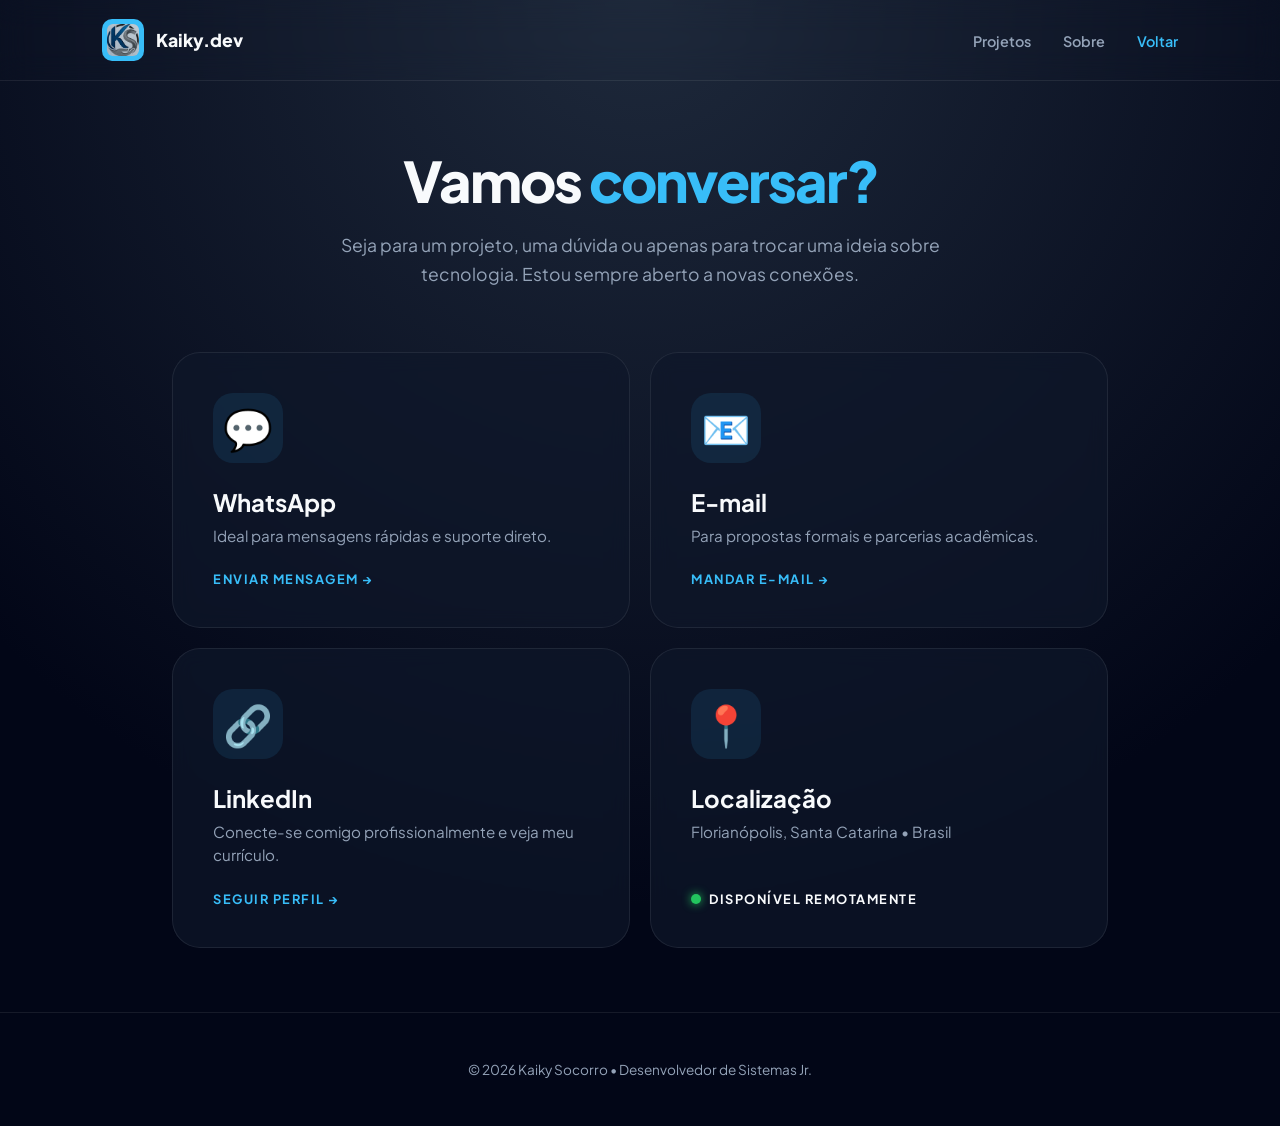
<file: contato.html>
<!DOCTYPE html>
<html lang="pt-br">
<head>
    <meta charset="utf-8" />
    <meta name="viewport" content="width=device-width,initial-scale=1" />
    <title>Contato — Kaiky.dev</title>
    <link rel="stylesheet" href="contato.css">
    <link href="https://fonts.googleapis.com/css2?family=Plus+Jakarta+Sans:wght@300;400;500;600;700;800&display=swap" rel="stylesheet">
</head>
<body>
    <header>
        <div class="logo">
            <a href="index.html" class="logo-link">
                <div class="logo-bg">
                    <img src="pc.png" alt="Logo" class="mark">
                </div>
                <span class="logo-text">Kaiky.dev</span>
            </a>
        </div>
        <nav>
            <ul class="nav-list">
                <li><a href="Projetos.html" class="nav-link">Projetos</a></li>
                <li><a href="sobre.html" class="nav-link">Sobre</a></li>
                <li><a href="index.html" class="nav-link active">Voltar</a></li>
            </ul>
        </nav>
    </header>

    <main class="container">
        <section class="contact-header">
            <h1>Vamos <span class="highlight">conversar?</span></h1>
            <p>Seja para um projeto, uma dúvida ou apenas para trocar uma ideia sobre tecnologia. Estou sempre aberto a novas conexões.</p>
        </section>

        <div class="contact-grid">
            <a href="https://wa.me/5548999999999" target="_blank" class="contact-card">
                <div class="card-glow"></div>
                <div class="card-icon">💬</div>
                <div class="card-info">
                    <h3>WhatsApp</h3>
                    <p>Ideal para mensagens rápidas e suporte direto.</p>
                </div>
                <span class="card-link">Enviar mensagem →</span>
            </a>

            <a href="mailto:kaiky.contato@email.com" class="contact-card">
                <div class="card-glow"></div>
                <div class="card-icon">📧</div>
                <div class="card-info">
                    <h3>E-mail</h3>
                    <p>Para propostas formais e parcerias acadêmicas.</p>
                </div>
                <span class="card-link">Mandar e-mail →</span>
            </a>

            <a href="https://linkedin.com/in/kaiky-socorro" target="_blank" class="contact-card">
                <div class="card-glow"></div>
                <div class="card-icon">🔗</div>
                <div class="card-info">
                    <h3>LinkedIn</h3>
                    <p>Conecte-se comigo profissionalmente e veja meu currículo.</p>
                </div>
                <span class="card-link">Seguir perfil →</span>
            </a>

            <div class="contact-card static">
                <div class="card-icon">📍</div>
                <div class="card-info">
                    <h3>Localização</h3>
                    <p>Florianópolis, Santa Catarina • Brasil</p>
                </div>
                <span class="card-link status-label"><span class="status-dot"></span> Disponível Remotamente</span>
            </div>
        </div>
    </main>

    <footer>© <span id="year"></span> Kaiky Socorro • Desenvolvedor de Sistemas Jr.</footer>

    <script>
        document.getElementById('year').textContent = new Date().getFullYear();
    </script>
</body>
</html>
</file>
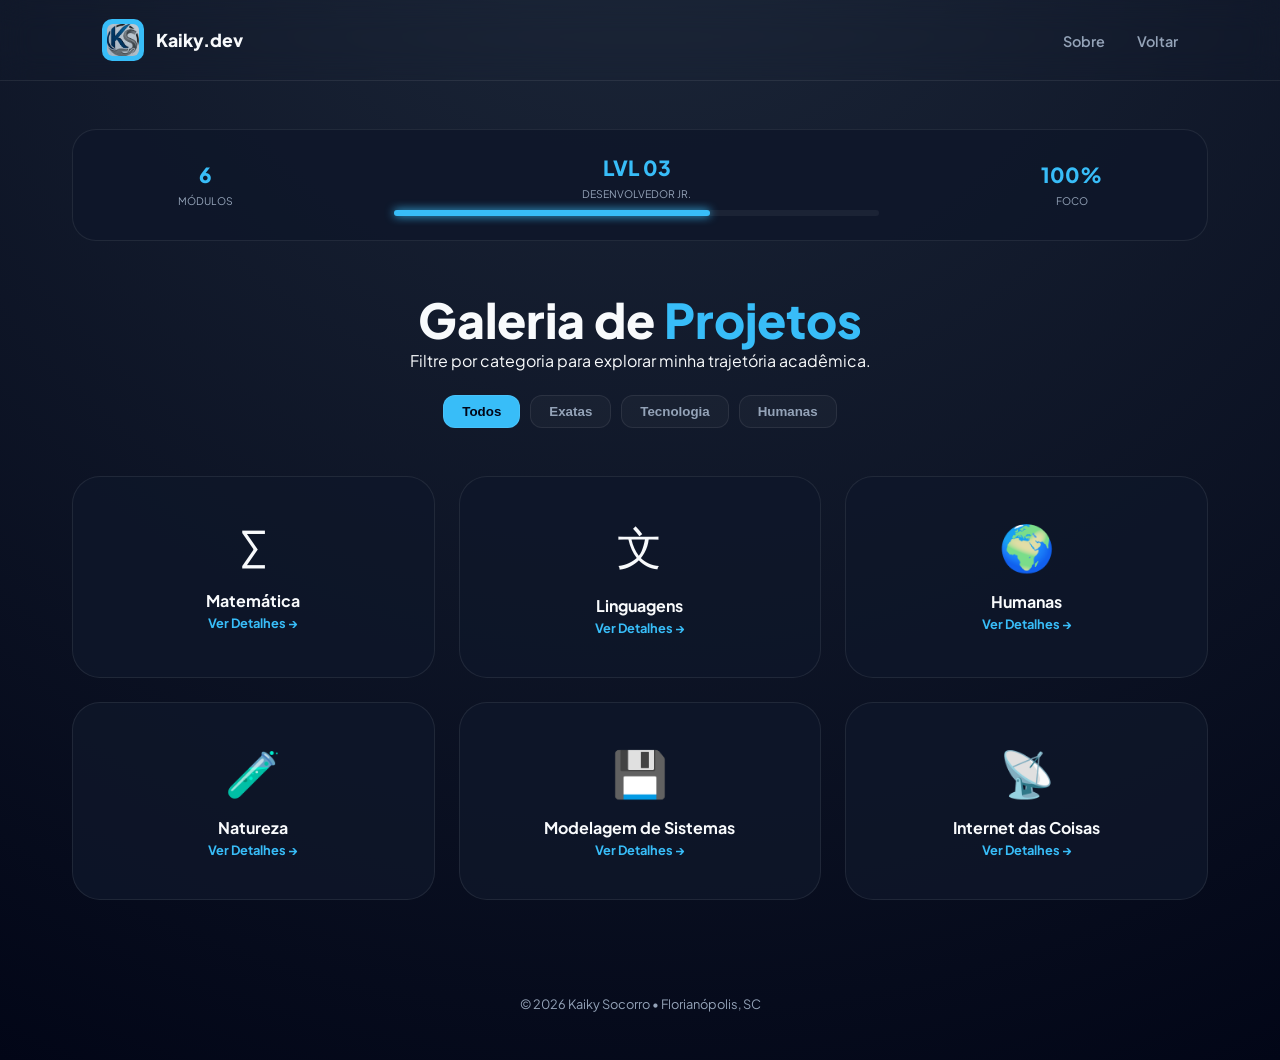
<file: Projetos.html>
<!DOCTYPE html>
<html lang="pt-br">
<head>
    <meta charset="utf-8" />
    <meta name="viewport" content="width=device-width,initial-scale=1" />
    <title>Projetos Profissionais — Kaiky.dev</title>
    <link rel="stylesheet" href="Projetos.css">
    <link href="https://fonts.googleapis.com/css2?family=Plus+Jakarta+Sans:wght@300;400;600;700;800&display=swap" rel="stylesheet">
</head>
<body>
    <header>
        <div class="logo">
            <a href="index.html" class="logo-link">
                <div class="logo-bg">
                    <img src="pc.png" alt="Logo" class="mark">
                </div>
                <span>Kaiky.dev</span>
            </a>
        </div>
        <nav>
            <ul class="nav-list">
                <li><a href="sobre.html" class="nav-link">Sobre</a></li>
                <li><a href="index.html" class="nav-link active">Voltar</a></li> 
            </ul>      
        </nav>
    </header>

    <main class="container">
        <section class="stats-panel">
            <div class="stat-item">
                <span class="stat-value">6</span>
                <span class="stat-label">Módulos</span>
            </div>
            <div class="stat-item main-stat">
                <span class="stat-value">LVL 03</span>
                <span class="stat-label">Desenvolvedor Jr.</span>
                <div class="progress-bar"><div class="progress-fill"></div></div>
            </div>
            <div class="stat-item">
                <span class="stat-value">100%</span>
                <span class="stat-label">Foco</span>
            </div>
        </section>

        <section class="section-header">
            <h1>Galeria de <span class="highlight">Projetos</span></h1>
            <p class="subtitle">Filtre por categoria para explorar minha trajetória acadêmica.</p>
            
            <div class="filter-group">
                <button class="filter-btn active" onclick="filterProjects('todos', this)">Todos</button>
                <button class="filter-btn" onclick="filterProjects('Exatas', this)">Exatas</button>
                <button class="filter-btn" onclick="filterProjects('Tecnologia', this)">Tecnologia</button>
                <button class="filter-btn" onclick="filterProjects('Humanas', this)">Humanas</button>
            </div>
        </section>

        <section id="grid" class="grid">
            <article class="card" data-category="Exatas" onclick="openModalMatematica()">
                <div class="card-glow"></div>
                <div class="card-icon">∑</div>
                <div class="card-content">
                    <h4>Matemática</h4>
                    <span class="view-more">Ver Detalhes →</span>
                </div>
            </article>

            <article class="card" data-category="Humanas" onclick="openModalLinguagens()">
                <div class="card-glow"></div>
                <div class="card-icon">文</div>
                <div class="card-content">
                    <h4>Linguagens</h4>
                    <span class="view-more">Ver Detalhes →</span>
                </div>
            </article>

            <article class="card" data-category="Humanas" onclick="openModalHumanas()">
                <div class="card-glow"></div>
                <div class="card-icon">🌍</div>
                <div class="card-content">
                    <h4>Humanas</h4>
                    <span class="view-more">Ver Detalhes →</span>
                </div>
            </article>

            <article class="card" data-category="Exatas" onclick="openModalNatureza()">
                <div class="card-glow"></div>
                <div class="card-icon">🧪</div>
                <div class="card-content">
                    <h4>Natureza</h4>
                    <span class="view-more">Ver Detalhes →</span>
                </div>
            </article>

            <article class="card" data-category="Tecnologia" onclick="openModalBancoDados()">
                <div class="card-glow"></div>
                <div class="card-icon">💾</div>
                <div class="card-content">
                    <h4>Modelagem de Sistemas</h4>
                    <span class="view-more">Ver Detalhes →</span>
                </div>
            </article>

            <article class="card" data-category="Tecnologia" onclick="openModalIoT()">
                <div class="card-glow"></div>
                <div class="card-icon">📡</div>
                <div class="card-content">
                    <h4>Internet das Coisas</h4>
                    <span class="view-more">Ver Detalhes →</span>
                </div>
            </article>
        </section>
    </main>

    <div id="projectModal" class="modal">
        <div class="modal-content">
            <button class="close-btn" onclick="closeModal()" aria-label="Fechar">&times;</button>
            
            <header class="modal-header">
                <div class="modal-meta">Documentação • <span id="modalCategory">Categoria</span></div>
                <h2 id="modalTitle">Título</h2>
            </header>
            
            <div class="modal-body">
                <div class="document-style">
                    <p id="modalDescription"></p>
                </div>
            </div>

            <footer class="modal-footer">
                <div class="footer-status">
                    <span class="status-dot"></span> Revisado
                </div>
                <div class="modal-buttons">
                    <a id="modalLinkExtra" href="" target="_blank" class="btn-link">Ir para a atividade</a>
                </div>
            </footer>
        </div>
    </div>

    <!-- Modal Matemática -->
    <div id="modalMatematica" class="modal">
        <div class="modal-content">
            <button class="close-btn" onclick="closeModalMatematica()" aria-label="Fechar">&times;</button>
            <header class="modal-header">
                <div class="modal-meta">Documentação • Matemática</div>
                <h2>Lógica</h2>
            </header>
            <div class="modal-body">
                <div class="document-style">
                    <p>Foca em números, lógica e padrões para resolver problemas do dia a dia. É a base para calcular tudo, desde finanças até grandes construções.</p>
                </div>
            </div>
            <footer class="modal-footer">
                <div class="footer-status">
                    <span class="status-dot"></span> Revisado
                </div>
                <div class="modal-buttons">
                    <a id="linkMatematica" href="https://docs.google.com/document/d/15bXQgfUvKJQLeIyQMbmlG97O2-Q0ULo2FvT8UIp5lyk/edit?usp=sharing"_blank" class="btn-link">Ir para a atividade</a>
                </div>
            </footer>
        </div>
    </div>

    <!-- Modal Linguagens -->
    <div id="modalLinguagens" class="modal">
        <div class="modal-content">
            <button class="close-btn" onclick="closeModalLinguagens()" aria-label="Fechar">&times;</button>
            <header class="modal-header">
                <div class="modal-meta">Documentação • Linguagens</div>
                <h2>Expressão</h2>
            </header>
            <div class="modal-body">
                <div class="document-style">
                    <p>Explora a comunicação através da escrita, fala, artes e línguas estrangeiras. Serve para a gente se expressar melhor e interpretar o que nos cerca.</p>
                </div>
            </div>
            <footer class="modal-footer">
                <div class="footer-status">
                    <span class="status-dot"></span> Revisado
                </div>
                <div class="modal-buttons">
                    <a id="linkLinguagens" href="https://docs.google.com/document/d/1CBR6W2oDOFyFy29BvnR0QTS9NnZ_u9N1ECI0q3sZjXM/edit?usp=sharing" target="_blank" class="btn-link">Ir para a atividade</a>
                </div>
            </footer>
        </div>
    </div>

    <!-- Modal Humanas -->
    <div id="modalHumanas" class="modal">
        <div class="modal-content">
            <button class="close-btn" onclick="closeModalHumanas()" aria-label="Fechar">&times;</button>
            <header class="modal-header">
                <div class="modal-meta">Documentação • Humanas</div>
                <h2>Sociedade</h2>
            </header>
            <div class="modal-body">
                <div class="document-style">
                    <p>Estuda como a sociedade e a cultura se formam ao longo do tempo. Ajuda a entender política, história e como a gente convive no mundo.</p>
                </div>
            </div>
            <footer class="modal-footer">
                <div class="footer-status">
                    <span class="status-dot"></span> Revisado
                </div>
                <div class="modal-buttons">
                    <a id="linkHumanas" href="https://docs.google.com/document/d/1N2pjqIwtdRZMUKshfzKHvHP2A3W_KZ5-mMgurNKXGGY/edit?usp=sharing" target="_blank" class="btn-link">Ir para a atividade</a>
                </div>
            </footer>
        </div>
    </div>

    <!-- Modal Natureza -->
    <div id="modalNatureza" class="modal">
        <div class="modal-content">
            <button class="close-btn" onclick="closeModalNatureza()" aria-label="Fechar">&times;</button>
            <header class="modal-header">
                <div class="modal-meta">Documentação • Natureza</div>
                <h2>Vida</h2>
            </header>
            <div class="modal-body">
                <div class="document-style">
                    <p>Investiga o funcionamento do universo, do corpo humano e do meio ambiente. Usa a ciência para explicar fenômenos físicos, químicos e biológicos.</p>
                </div>
            </div>
            <footer class="modal-footer">
                <div class="footer-status">
                    <span class="status-dot"></span> Revisado
                </div>
                <div class="modal-buttons">
                    <a id="linkNatureza" href="https://docs.google.com/document/d/1zVisqrExfVbcQSKAmpqd7nLZNn12geOXiTr40QkSjq8/edit?usp=sharing" target="_blank" class="btn-link">Ir para a atividade</a>
                </div>
            </footer>
        </div>
    </div>

    <!-- Modal Banco de Dados -->
    <div id="modalBancoDados" class="modal">
        <div class="modal-content">
            <button class="close-btn" onclick="closeModalBancoDados()" aria-label="Fechar">&times;</button>
            <header class="modal-header">
                <div class="modal-meta">Documentação • Tecnologia</div>
                <h2>Modelagem SQL</h2>
            </header>
            <div class="modal-body">
                <div class="document-style">
                    <p>Atividades</p>
                </div>
            </div>
            <footer class="modal-footer">
                <div class="footer-status">
                    <span class="status-dot"></span> Revisado
                </div>
                <div class="modal-buttons">
                    <a id="linkBancoDados" href="https://docs.google.com/document/d/1zBCUg8segSuOqLIxV3GU66BmvsG7GlVMwMnPh7TM7uI/edit?usp=sharing" target="_blank" class="btn-link">Ir para a atividade</a>
                </div>
            </footer>
        </div>
    </div>

    <!-- Modal IoT -->
    <div id="modalIoT" class="modal">
        <div class="modal-content">
            <button class="close-btn" onclick="closeModalIoT()" aria-label="Fechar">&times;</button>
            <header class="modal-header">
                <div class="modal-meta">Documentação • IoT</div>
                <h2>Sensores e WiFi</h2>
            </header>
            <div class="modal-body">
                <div class="document-style">
                    <p>Monitoramento remoto com sensores e ESP32.</p>
                </div>
            </div>
            <footer class="modal-footer">
                <div class="footer-status">
                    <span class="status-dot"></span> Revisado
                </div>
                <div class="modal-buttons">
                    <a id="linkIoT" href="https://docs.google.com/document/d/1zBCUg8segSuOqLIxV3GU66BmvsG7GlVMwMnPh7TM7uI/edit?usp=sharing" target="_blank" class="btn-link">Ir para a atividade</a>
                </div>
            </footer>
        </div>
    </div>

    <footer>© <span id="year"></span> Kaiky Socorro • Florianópolis, SC</footer>

    <script>
        document.getElementById('year').textContent = new Date().getFullYear();

        function filterProjects(category, btn) {
            const cards = document.querySelectorAll('.card');
            const btns = document.querySelectorAll('.filter-btn');
            btns.forEach(b => b.classList.remove('active'));
            btn.classList.add('active');

            cards.forEach(card => {
                if (category === 'todos' || card.getAttribute('data-category') === category) {
                    card.style.display = "flex";
                } else {
                    card.style.display = "none";
                }
            });
        }

        // Funções Matemática
        function openModalMatematica() {
            document.getElementById('modalMatematica').style.display = "flex";
            document.body.style.overflow = "hidden";
        }
        function closeModalMatematica() {
            document.getElementById('modalMatematica').style.display = "none";
            document.body.style.overflow = "auto";
        }

        // Funções Linguagens
        function openModalLinguagens() {
            document.getElementById('modalLinguagens').style.display = "flex";
            document.body.style.overflow = "hidden";
        }
        function closeModalLinguagens() {
            document.getElementById('modalLinguagens').style.display = "none";
            document.body.style.overflow = "auto";
        }

        // Funções Humanas
        function openModalHumanas() {
            document.getElementById('modalHumanas').style.display = "flex";
            document.body.style.overflow = "hidden";
        }
        function closeModalHumanas() {
            document.getElementById('modalHumanas').style.display = "none";
            document.body.style.overflow = "auto";
        }

        // Funções Natureza
        function openModalNatureza() {
            document.getElementById('modalNatureza').style.display = "flex";
            document.body.style.overflow = "hidden";
        }
        function closeModalNatureza() {
            document.getElementById('modalNatureza').style.display = "none";
            document.body.style.overflow = "auto";
        }

        // Funções Banco de Dados
        function openModalBancoDados() {
            document.getElementById('modalBancoDados').style.display = "flex";
            document.body.style.overflow = "hidden";
        }
        function closeModalBancoDados() {
            document.getElementById('modalBancoDados').style.display = "none";
            document.body.style.overflow = "auto";
        }

        // Funções IoT
        function openModalIoT() {
            document.getElementById('modalIoT').style.display = "flex";
            document.body.style.overflow = "hidden";
        }
        function closeModalIoT() {
            document.getElementById('modalIoT').style.display = "none";
            document.body.style.overflow = "auto";
        }

        // Fechar modal ao clicar fora
        window.onclick = (e) => { 
            if(e.target.id === 'modalMatematica') closeModalMatematica();
            if(e.target.id === 'modalLinguagens') closeModalLinguagens();
            if(e.target.id === 'modalHumanas') closeModalHumanas();
            if(e.target.id === 'modalNatureza') closeModalNatureza();
            if(e.target.id === 'modalBancoDados') closeModalBancoDados();
            if(e.target.id === 'modalIoT') closeModalIoT();
        }
    </script>
</body>
</html>
</file>
<file: contato.css>
:root {
    --bg: #020617;
    --panel: rgba(15, 23, 42, 0.7);
    --accent: #38bdf8;
    --text: #f8fafc;
    --text-dim: #94a3b8;
    --border: rgba(255, 255, 255, 0.08);
}

* { box-sizing: border-box; margin: 0; padding: 0; }

body {
    font-family: 'Plus Jakarta Sans', sans-serif;
    background-color: var(--bg);
    background-image: radial-gradient(circle at 50% 0%, #1e293b 0%, #020617 70%);
    color: var(--text);
    min-height: 100vh;
    display: flex;
    flex-direction: column;
}

header {
    display: flex; justify-content: space-between; align-items: center;
    padding: 1.2rem 8%; backdrop-filter: blur(15px);
    border-bottom: 1px solid var(--border);
    position: sticky; top: 0; z-index: 100;
}

.logo-link { display: flex; align-items: center; gap: 12px; text-decoration: none; color: var(--text); }
.logo-bg { background: var(--accent); padding: 5px; border-radius: 10px; display: flex; }
.mark { width: 32px; height: 32px; border-radius: 6px; }
.logo-text { font-weight: 800; font-size: 1.1rem; }

.nav-list { list-style: none; display: flex; gap: 2rem; }
.nav-link { color: var(--text-dim); text-decoration: none; font-size: 0.9rem; font-weight: 600; transition: 0.3s; }
.nav-link:hover, .nav-link.active { color: var(--accent); }

.container { max-width: 1000px; margin: 4rem auto; padding: 0 2rem; flex: 1; }

.contact-header { text-align: center; margin-bottom: 4rem; }
.contact-header h1 { font-size: 3.5rem; font-weight: 800; letter-spacing: -2px; margin-bottom: 1rem; }
.highlight { color: var(--accent); }
.contact-header p { color: var(--text-dim); font-size: 1.1rem; max-width: 600px; margin: 0 auto; line-height: 1.6; }

/* Grid de Contato */
.contact-grid { display: grid; grid-template-columns: repeat(2, 1fr); gap: 20px; }

.contact-card {
    background: var(--panel);
    border: 1px solid var(--border);
    padding: 2.5rem;
    border-radius: 28px;
    text-decoration: none;
    color: inherit;
    position: relative;
    overflow: hidden;
    transition: all 0.4s cubic-bezier(0.175, 0.885, 0.32, 1.275);
    display: flex;
    flex-direction: column;
    gap: 1.5rem;
    backdrop-filter: blur(10px);
}

.card-glow {
    position: absolute; width: 150px; height: 150px;
    background: var(--accent); filter: blur(100px);
    top: -75px; right: -75px; opacity: 0; transition: 0.5s;
}

.contact-card:not(.static):hover {
    transform: scale(1.02) translateY(-5px);
    border-color: var(--accent);
    background: rgba(255, 255, 255, 0.03);
}

.contact-card:hover .card-glow { opacity: 0.15; }

.card-icon {
    font-size: 2.5rem;
    background: rgba(56, 189, 248, 0.1);
    width: 70px; height: 70px;
    display: flex; align-items: center; justify-content: center;
    border-radius: 20px;
}

.card-info h3 { font-size: 1.5rem; margin-bottom: 8px; font-weight: 700; }
.card-info p { color: var(--text-dim); font-size: 0.95rem; line-height: 1.5; }

.card-link {
    font-weight: 700; font-size: 0.8rem; color: var(--accent);
    text-transform: uppercase; letter-spacing: 1.5px; margin-top: auto;
}

/* Localização Status */
.status-label { color: #f8fafc; display: flex; align-items: center; gap: 8px; }
.status-dot {
    width: 10px; height: 10px; background: #22c55e;
    border-radius: 50%; box-shadow: 0 0 10px #22c55e;
}

footer {
    text-align: center; padding: 3rem; color: var(--text-dim);
    border-top: 1px solid var(--border); font-size: 0.85rem;
}

@media (max-width: 768px) {
    .contact-grid { grid-template-columns: 1fr; }
    .contact-header h1 { font-size: 2.8rem; }
}
</file>
<file: Projetos.css>
:root {
    --bg: #020617;
    --panel: rgba(15, 23, 42, 0.85);
    --accent: #38bdf8;
    --text: #f8fafc;
    --text-dim: #94a3b8;
    --border: rgba(255, 255, 255, 0.08);
}

* { box-sizing: border-box; margin: 0; padding: 0; }

body {
    font-family: 'Plus Jakarta Sans', sans-serif;
    background-color: var(--bg);
    background-image: radial-gradient(circle at 50% -20%, #1e293b, #020617);
    color: var(--text);
    min-height: 100vh;
}

header {
    display: flex; justify-content: space-between; align-items: center;
    padding: 1.2rem 8%; backdrop-filter: blur(15px);
    border-bottom: 1px solid var(--border);
    position: sticky; top: 0; z-index: 100;
}

.logo-link { display: flex; align-items: center; gap: 12px; text-decoration: none; color: var(--text); }
.logo-bg { background: var(--accent); padding: 5px; border-radius: 10px; display: flex; }
.mark { width: 32px; height: 32px; border-radius: 6px; }
.logo-link span { font-weight: 800; font-size: 1.1rem; }

.nav-list { list-style: none; display: flex; gap: 2rem; }
.nav-link { color: var(--text-dim); text-decoration: none; font-size: 0.9rem; font-weight: 600; }

.container { max-width: 1200px; margin: 3rem auto; padding: 0 2rem; }

/* Stats Panel */
.stats-panel {
    display: flex; justify-content: space-around; align-items: center;
    background: var(--panel); border: 1px solid var(--border);
    border-radius: 24px; padding: 1.5rem; margin-bottom: 3rem;
}
.stat-item { text-align: center; }
.stat-value { font-size: 1.3rem; font-weight: 800; color: var(--accent); display: block; }
.stat-label { font-size: 0.65rem; text-transform: uppercase; color: var(--text-dim); }
.main-stat { flex: 0.5; }
.progress-bar { width: 100%; height: 6px; background: rgba(255,255,255,0.05); border-radius: 10px; margin-top: 8px; }
.progress-fill { width: 65%; height: 100%; background: var(--accent); border-radius: 10px; box-shadow: 0 0 10px var(--accent); }

/* Header & Filters */
.section-header { text-align: center; margin-bottom: 3rem; }
.section-header h1 { font-size: 3rem; font-weight: 800; }
.highlight { color: var(--accent); }
.filter-group { display: flex; justify-content: center; gap: 10px; margin-top: 1.5rem; }
.filter-btn {
    background: rgba(255,255,255,0.03); border: 1px solid var(--border);
    color: var(--text-dim); padding: 8px 18px; border-radius: 12px;
    cursor: pointer; font-weight: 600; transition: 0.3s;
}
.filter-btn:hover, .filter-btn.active { background: var(--accent); color: #020617; }

/* Grid */
.grid { display: grid; grid-template-columns: repeat(auto-fill, minmax(300px, 1fr)); gap: 1.5rem; }

.card {
    background: var(--panel); border: 1px solid var(--border);
    border-radius: 28px; padding: 2.5rem 1.5rem; cursor: pointer;
    position: relative; overflow: hidden; transition: 0.3s;
    display: flex; flex-direction: column; align-items: center; text-align: center;
}
.card:hover { transform: translateY(-8px); border-color: var(--accent); }
.card-icon { font-size: 2.8rem; margin-bottom: 1rem; }
.view-more { font-size: 0.8rem; font-weight: 700; color: var(--accent); margin-top: 1rem; }

/* Modal Corrigido */
.modal {
    display: none; position: fixed; top: 0; left: 0; width: 100%; height: 100%;
    background: rgba(2, 6, 23, 0.9); backdrop-filter: blur(10px);
    z-index: 1000; justify-content: center; align-items: center;
}
.modal-content {
    background: #0f172a; width: 90%; max-width: 550px;
    border-radius: 32px; border: 1px solid var(--border);
    position: relative; animation: modalIn 0.3s ease;
}
@keyframes modalIn { from { opacity: 0; transform: scale(0.95); } to { opacity: 1; transform: scale(1); } }

/* Estilo do Botão de Fechar */
.close-btn {
    position: absolute; top: 1.2rem; right: 1.2rem;
    width: 40px; height: 40px; background: rgba(255,255,255,0.05);
    border: none; border-radius: 50%; color: white;
    font-size: 1.8rem; cursor: pointer; display: flex; align-items: center; justify-content: center;
    transition: 0.3s;
}
.close-btn:hover { background: #ef4444; transform: rotate(90deg); }

.modal-header { padding: 3rem 2.5rem 1rem; }
.modal-meta { color: var(--accent); font-size: 0.75rem; text-transform: uppercase; font-weight: 700; }
.modal-header h2 { font-size: 1.8rem; font-weight: 800; margin-top: 5px; }

.modal-body { padding: 0 2.5rem 2rem; color: var(--text-dim); line-height: 1.6; }

.modal-footer { padding: 1.5rem 2.5rem 2.5rem; display: flex; justify-content: space-between; align-items: center; }
.status-dot { width: 8px; height: 8px; background: #22c55e; border-radius: 50%; display: inline-block; margin-right: 5px; }

.btn-link {
    background: var(--accent); color: #020617; padding: 12px 24px;
    border-radius: 12px; text-decoration: none; font-weight: 700; transition: 0.3s;
}
.btn-link:hover { transform: scale(1.05); box-shadow: 0 5px 15px rgba(56, 189, 248, 0.3); }

footer { text-align: center; padding: 3rem; color: var(--text-dim); font-size: 0.8rem; }
</file>
